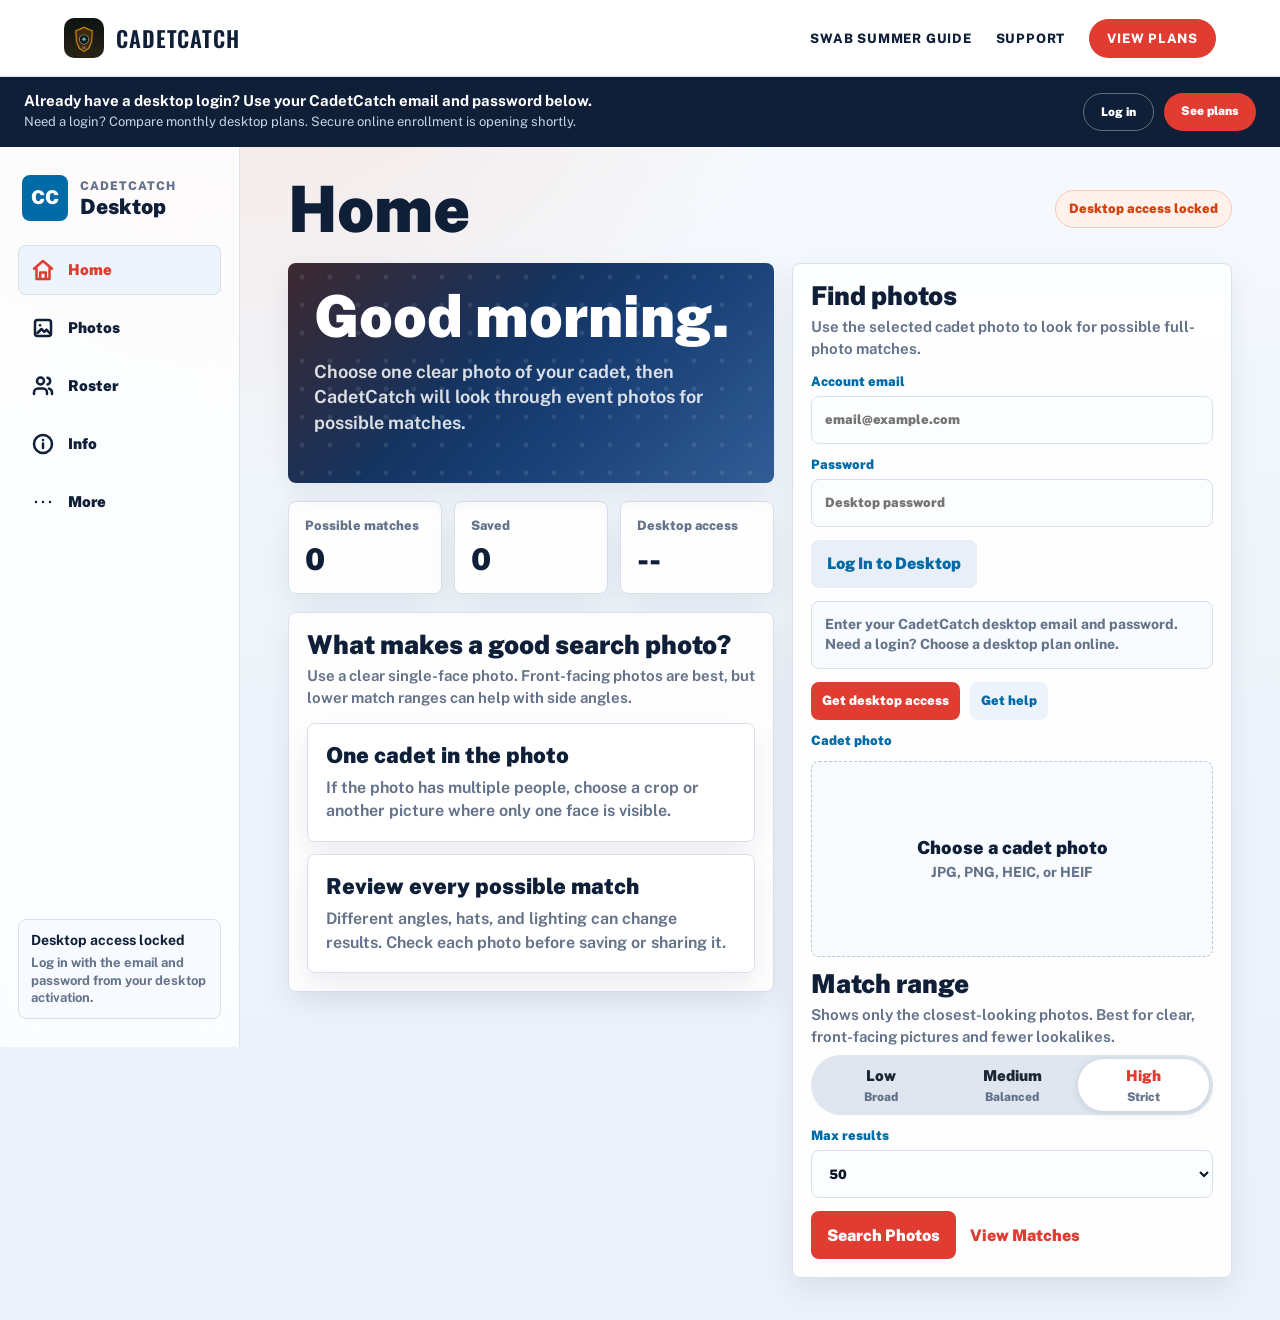
<file: desktop/index.html>
<!doctype html>
<html lang="en">
  <head>
    <meta charset="utf-8" />
    <meta name="viewport" content="width=device-width, initial-scale=1" />
    <title>CadetCatch Desktop — Log In and Find Your Cadet</title>
    <meta name="description" content="Log in to CadetCatch Desktop with the email connected to your CadetCatch access, then search and review possible photo matches from your computer." />
    <link rel="canonical" href="https://cadetcatch.com/desktop/" />
    <link rel="icon" href="/favicon.svg" type="image/svg+xml" />
    <link rel="stylesheet" href="/_ds/uscga-design-system-12503736-1d00-466b-9c41-fce90bdde8cd/tokens/fonts.css" />
    <link rel="stylesheet" href="/_ds/uscga-design-system-12503736-1d00-466b-9c41-fce90bdde8cd/tokens/colors.css" />
    <link rel="stylesheet" href="/_ds/uscga-design-system-12503736-1d00-466b-9c41-fce90bdde8cd/tokens/typography.css" />
    <style>
      :root {
        color-scheme: light;
        --bg: #eef4fb;
        --surface: #ffffff;
        --surface-soft: #f8fbff;
        --ink: #071426;
        --navy: var(--uscg-blue, #173d72);
        --navy-dark: var(--cga-navy-900, #041125);
        --muted: #64738a;
        --line: #d7e0ec;
        --orange: var(--uscg-red, #f2541b);
        --orange-dark: #d6420c;
        --green: #1c8f61;
        --red: #b42318;
        --shadow: 0 18px 44px rgba(7, 20, 38, 0.11);
        font-family: var(--font-body, -apple-system, BlinkMacSystemFont, "SF Pro Text", "Segoe UI", sans-serif);
      }

      * { box-sizing: border-box; }

      html { min-height: 100%; }

      body {
        margin: 0;
        min-height: 100vh;
        background:
          radial-gradient(circle at 18% -10%, rgba(242, 84, 27, 0.16), transparent 34%),
          linear-gradient(180deg, #f7fbff 0%, var(--bg) 52%, #eaf1fa 100%);
        color: var(--ink);
      }

      body,
      button,
      input,
      select {
        font: inherit;
      }

      button,
      input,
      select {
        letter-spacing: 0;
      }

      button {
        border: 0;
        cursor: pointer;
      }

      button:disabled {
        cursor: not-allowed;
        opacity: 0.62;
      }

      a {
        color: inherit;
      }

      .site-header {
        background: white;
        border-bottom: 1px solid var(--line);
        position: relative;
        z-index: 20;
      }

      .site-nav {
        align-items: center;
        display: flex;
        gap: 24px;
        height: 76px;
        margin: auto;
        max-width: 1200px;
        padding: 0 24px;
      }

      .site-brand {
        align-items: center;
        color: var(--navy-dark);
        display: flex;
        font: 600 22px var(--font-display, Georgia, serif);
        gap: 12px;
        letter-spacing: .04em;
        text-decoration: none;
        text-transform: uppercase;
      }

      .site-brand img {
        border-radius: 10px;
        height: 40px;
        width: 40px;
      }

      .site-links {
        align-items: center;
        display: flex;
        gap: 24px;
        margin-left: auto;
      }

      .site-links a {
        color: var(--navy-dark);
        font-size: 13px;
        font-weight: 800;
        letter-spacing: .06em;
        text-decoration: none;
        text-transform: uppercase;
      }

      .site-links .plans-link {
        background: var(--orange);
        border-radius: 999px;
        color: white;
        padding: 12px 18px;
      }

      .app-shell {
        display: grid;
        grid-template-columns: 240px minmax(0, 1fr);
        min-height: 100vh;
      }

      .access-guide {
        align-items: center;
        background: var(--navy-dark);
        color: white;
        display: flex;
        gap: 18px;
        justify-content: space-between;
        padding: 15px 24px;
      }

      .access-guide-copy {
        display: grid;
        gap: 4px;
      }

      .access-guide-copy strong {
        font-size: 15px;
      }

      .access-guide-copy span {
        color: #c7d4e6;
        font-size: 13px;
        line-height: 1.45;
      }

      .access-guide-actions {
        display: flex;
        flex-shrink: 0;
        gap: 10px;
      }

      .access-guide a {
        border-radius: 999px;
        font-size: 12px;
        font-weight: 900;
        padding: 11px 17px;
        text-decoration: none;
      }

      .access-guide .login-link {
        border: 1px solid rgba(255, 255, 255, 0.35);
        color: white;
      }

      .access-guide .buy-link {
        background: var(--orange);
        color: white;
      }

      .sidebar {
        background: rgba(255, 255, 255, 0.78);
        border-right: 1px solid rgba(215, 224, 236, 0.86);
        display: flex;
        flex-direction: column;
        gap: 24px;
        padding: 28px 18px;
        position: sticky;
        top: 0;
        height: 100vh;
        backdrop-filter: blur(18px);
      }

      .brand-mark {
        display: flex;
        align-items: center;
        gap: 12px;
        padding: 0 4px;
      }

      .logo {
        align-items: center;
        background: var(--navy);
        border-radius: 8px;
        color: white;
        display: grid;
        font-size: 19px;
        font-weight: 950;
        height: 46px;
        justify-items: center;
        line-height: 1;
        width: 46px;
      }

      .brand-kicker {
        color: var(--muted);
        font-size: 12px;
        font-weight: 850;
        letter-spacing: 0.08em;
        text-transform: uppercase;
      }

      .brand-name {
        color: var(--navy-dark);
        font-size: 21px;
        font-weight: 950;
        line-height: 1;
        margin-top: 3px;
      }

      .nav {
        display: grid;
        gap: 8px;
      }

      .nav-button {
        align-items: center;
        background: transparent;
        border-radius: 8px;
        color: var(--navy-dark);
        display: flex;
        gap: 12px;
        min-height: 50px;
        padding: 0 12px;
        text-align: left;
        width: 100%;
      }

      .nav-button[aria-selected="true"] {
        background: #eef4fb;
        color: var(--orange);
        box-shadow: inset 0 0 0 1px rgba(215, 224, 236, 0.92);
      }

      .nav-icon {
        align-items: center;
        display: inline-grid;
        height: 26px;
        justify-items: center;
        width: 26px;
      }

      .nav-icon svg {
        height: 24px;
        stroke: currentColor;
        stroke-linecap: round;
        stroke-linejoin: round;
        stroke-width: 2.5;
        width: 24px;
      }

      .nav-text {
        font-size: 15px;
        font-weight: 900;
      }

      .sidebar-status {
        background: #f7fbff;
        border: 1px solid var(--line);
        border-radius: 8px;
        display: grid;
        gap: 6px;
        margin-top: auto;
        padding: 12px;
      }

      .sidebar-status strong {
        color: var(--navy-dark);
        font-size: 14px;
      }

      .sidebar-status span {
        color: var(--muted);
        font-size: 13px;
        font-weight: 700;
        line-height: 1.32;
      }

      .content {
        min-width: 0;
        padding: 32px clamp(18px, 4vw, 48px) 42px;
      }

      .topbar {
        align-items: center;
        display: flex;
        gap: 18px;
        justify-content: space-between;
        margin: 0 auto 24px;
        max-width: 1180px;
      }

      .page-title {
        margin: 0;
        color: var(--navy-dark);
        font-size: clamp(38px, 6vw, 64px);
        font-weight: 950;
        letter-spacing: 0;
        line-height: 0.94;
      }

      .top-actions {
        align-items: center;
        display: flex;
        gap: 10px;
      }

      .pill {
        align-items: center;
        background: #e5edf8;
        border: 1px solid var(--line);
        border-radius: 999px;
        color: var(--navy);
        display: inline-flex;
        font-size: 13px;
        font-weight: 900;
        gap: 8px;
        min-height: 38px;
        padding: 0 13px;
        white-space: nowrap;
      }

      .pill.ok {
        background: #eafff3;
        border-color: #b9e8ce;
        color: var(--green);
      }

      .pill.locked {
        background: #fff2ed;
        border-color: #fac8b9;
        color: var(--orange-dark);
      }

      .section {
        display: none;
        margin: 0 auto;
        max-width: 1180px;
      }

      .section.active {
        display: block;
      }

      .grid {
        display: grid;
        gap: 18px;
      }

      .home-layout {
        grid-template-columns: minmax(0, 1.05fr) minmax(340px, 0.95fr);
        align-items: start;
      }

      .panel,
      .card {
        background: rgba(255, 255, 255, 0.94);
        border: 1px solid var(--line);
        border-radius: 8px;
        box-shadow: 0 12px 30px rgba(7, 20, 38, 0.07);
      }

      .panel {
        padding: 18px;
      }

      .hero-card {
        background: linear-gradient(135deg, var(--navy-dark), #173d72 58%, #315d95);
        border: 0;
        color: white;
        min-height: 220px;
        overflow: hidden;
        padding: 26px;
        position: relative;
      }

      .hero-card::after {
        background:
          radial-gradient(circle, rgba(255, 255, 255, 0.18) 0 2px, transparent 3px),
          linear-gradient(135deg, rgba(242, 84, 27, 0.38), transparent 42%);
        background-size: 28px 28px, 100% 100%;
        content: "";
        inset: 0;
        opacity: 0.55;
        position: absolute;
      }

      .hero-content {
        display: grid;
        gap: 14px;
        max-width: 660px;
        position: relative;
        z-index: 1;
      }

      .hero-card h2 {
        font-size: clamp(36px, 5vw, 58px);
        font-weight: 950;
        letter-spacing: 0;
        line-height: 0.96;
        margin: 0;
      }

      .hero-card p {
        color: rgba(255, 255, 255, 0.84);
        font-size: 18px;
        font-weight: 650;
        line-height: 1.42;
        margin: 0;
        max-width: 620px;
      }

      .metric-row {
        display: grid;
        gap: 12px;
        grid-template-columns: repeat(3, minmax(0, 1fr));
      }

      .metric {
        padding: 16px;
      }

      .metric span {
        color: var(--muted);
        display: block;
        font-size: 13px;
        font-weight: 850;
        margin-bottom: 8px;
      }

      .metric strong {
        color: var(--navy-dark);
        font-size: 30px;
        font-weight: 950;
      }

      .panel-title {
        align-items: start;
        display: flex;
        gap: 12px;
        justify-content: space-between;
        margin-bottom: 14px;
      }

      .panel-title h2,
      .panel-title h3 {
        color: var(--navy-dark);
        font-size: 26px;
        font-weight: 950;
        line-height: 1.05;
        margin: 0;
      }

      .panel-title p,
      .copy {
        color: var(--muted);
        font-size: 15px;
        font-weight: 650;
        line-height: 1.45;
        margin: 7px 0 0;
      }

      .field-stack {
        display: grid;
        gap: 13px;
      }

      label {
        color: var(--navy);
        display: grid;
        font-size: 13px;
        font-weight: 900;
        gap: 7px;
      }

      input,
      select {
        background: #fbfdff;
        border: 1px solid var(--line);
        border-radius: 8px;
        color: var(--ink);
        min-height: 48px;
        outline: none;
        padding: 0 13px;
        width: 100%;
      }

      input:focus,
      select:focus {
        border-color: rgba(242, 84, 27, 0.65);
        box-shadow: 0 0 0 4px rgba(242, 84, 27, 0.12);
      }

      .button-row {
        display: flex;
        flex-wrap: wrap;
        gap: 10px;
      }

      .primary-button,
      .secondary-button,
      .text-button {
        align-items: center;
        border-radius: 8px;
        display: inline-flex;
        font-weight: 950;
        justify-content: center;
        min-height: 48px;
        padding: 0 16px;
      }

      .primary-button {
        background: var(--orange);
        color: white;
      }

      .primary-button:hover:not(:disabled) {
        background: var(--orange-dark);
      }

      .secondary-button {
        background: #e8eff8;
        color: var(--navy);
      }

      .text-button {
        background: transparent;
        color: var(--orange);
        padding-inline: 4px;
      }

      .drop-zone {
        align-items: center;
        background: var(--surface-soft);
        border: 1px dashed #b9c7d8;
        border-radius: 8px;
        display: grid;
        gap: 10px;
        justify-items: center;
        min-height: 196px;
        overflow: hidden;
        padding: 18px;
        position: relative;
        text-align: center;
      }

      .drop-zone.is-ready {
        border-style: solid;
      }

      .drop-zone img {
        border-radius: 8px;
        height: 100%;
        inset: 0;
        object-fit: cover;
        position: absolute;
        width: 100%;
      }

      .drop-copy {
        display: grid;
        gap: 6px;
        position: relative;
        z-index: 1;
      }

      .drop-copy strong {
        color: var(--navy-dark);
        font-size: 18px;
        font-weight: 950;
      }

      .drop-copy span {
        color: var(--muted);
        font-size: 14px;
        font-weight: 750;
      }

      .drop-zone.has-image .drop-copy {
        background: rgba(255, 255, 255, 0.92);
        border-radius: 8px;
        padding: 10px 12px;
      }

      .hidden-file {
        display: none;
        height: 1px;
        overflow: hidden;
        position: fixed;
        white-space: nowrap;
        width: 1px;
      }

      .segmented {
        background: #dfe6ef;
        border-radius: 999px;
        display: grid;
        gap: 0;
        grid-template-columns: repeat(3, 1fr);
        padding: 4px;
      }

      .segmented.two {
        grid-template-columns: repeat(2, 1fr);
      }

      .segment {
        background: transparent;
        border-radius: 999px;
        color: #1a2636;
        display: grid;
        gap: 2px;
        min-height: 52px;
        place-items: center;
        padding: 5px 8px;
      }

      .segment strong {
        font-size: 15px;
        font-weight: 950;
      }

      .segment span {
        color: var(--muted);
        font-size: 12px;
        font-weight: 850;
      }

      .segment[aria-pressed="true"],
      .segment[aria-selected="true"] {
        background: white;
        box-shadow: 0 2px 10px rgba(7, 20, 38, 0.11);
        color: var(--orange);
      }

      .status-box {
        background: #f8fbff;
        border: 1px solid var(--line);
        border-radius: 8px;
        color: var(--muted);
        font-size: 14px;
        font-weight: 750;
        line-height: 1.42;
        min-height: 50px;
        padding: 13px;
      }

      .status-box.ok {
        background: #effff6;
        border-color: #bce9cf;
        color: var(--green);
      }

      .status-box.error {
        background: #fff2ee;
        border-color: #fac8b9;
        color: var(--red);
      }

      .photos-toolbar {
        align-items: center;
        display: flex;
        gap: 12px;
        justify-content: space-between;
        margin-bottom: 18px;
      }

      .photos-toolbar .segmented {
        width: min(100%, 440px);
      }

      .match-grid {
        display: grid;
        gap: 14px;
        grid-template-columns: repeat(auto-fill, minmax(238px, 1fr));
      }

      .photo-card {
        overflow: hidden;
      }

      .photo-frame {
        align-items: center;
        aspect-ratio: 4 / 3;
        background: #e0e7f0;
        color: var(--muted);
        display: grid;
        font-weight: 900;
        justify-items: center;
        overflow: hidden;
        position: relative;
      }

      .photo-frame img {
        height: 100%;
        object-fit: cover;
        width: 100%;
      }

      .reload-photo {
        background: transparent;
        color: var(--muted);
        display: none;
        font-weight: 900;
        gap: 6px;
        justify-items: center;
        padding: 0;
      }

      .photo-frame.failed .reload-photo {
        display: grid;
      }

      .photo-frame.failed img {
        display: none;
      }

      .card-body {
        display: grid;
        gap: 10px;
        padding: 14px;
      }

      .card-title {
        color: var(--navy-dark);
        font-size: 18px;
        font-weight: 950;
        line-height: 1.14;
        margin: 0;
      }

      .card-meta {
        color: var(--muted);
        font-size: 14px;
        font-weight: 750;
        margin: 0;
      }

      .card-actions {
        display: flex;
        flex-wrap: wrap;
        gap: 8px;
      }

      .small-button {
        align-items: center;
        background: #edf3fa;
        border-radius: 8px;
        color: var(--navy);
        display: inline-flex;
        font-size: 13px;
        font-weight: 950;
        justify-content: center;
        min-height: 38px;
        padding: 0 11px;
        text-decoration: none;
      }

      .small-button.primary {
        background: var(--orange);
        color: white;
      }

      .empty-state {
        align-items: center;
        border: 1px solid var(--line);
        border-radius: 8px;
        color: var(--muted);
        display: grid;
        gap: 10px;
        justify-items: center;
        min-height: 320px;
        padding: 34px;
        text-align: center;
      }

      .empty-state strong {
        color: var(--navy-dark);
        font-size: 27px;
        font-weight: 950;
      }

      .empty-state p {
        color: var(--muted);
        font-size: 16px;
        font-weight: 700;
        line-height: 1.42;
        margin: 0;
        max-width: 440px;
      }

      .info-list {
        display: grid;
        gap: 12px;
      }

      .info-item {
        display: grid;
        gap: 8px;
        padding: 18px;
      }

      .info-item h3 {
        color: var(--navy-dark);
        font-size: 22px;
        font-weight: 950;
        margin: 0;
      }

      .info-item p {
        color: var(--muted);
        font-size: 16px;
        font-weight: 650;
        line-height: 1.48;
        margin: 0;
      }

      .mobile-tabs {
        display: none;
      }

      @media (max-width: 980px) {
        .access-guide {
          align-items: stretch;
          flex-direction: column;
          padding: 14px 16px;
        }

        .access-guide-actions {
          display: grid;
          grid-template-columns: 1fr 1fr;
        }

        .access-guide a {
          text-align: center;
        }

        .app-shell {
          display: block;
          padding-bottom: 92px;
        }

        .sidebar {
          display: none;
        }

        .content {
          padding: 24px 16px 28px;
        }

        .topbar {
          align-items: flex-start;
          display: grid;
        }

        .home-layout {
          grid-template-columns: 1fr;
        }

        .metric-row {
          grid-template-columns: 1fr;
        }

        .photos-toolbar {
          display: grid;
        }

        .mobile-tabs {
          align-items: center;
          background: rgba(255, 255, 255, 0.92);
          border: 1px solid var(--line);
          border-radius: 8px;
          bottom: 12px;
          box-shadow: var(--shadow);
          display: grid;
          gap: 2px;
          grid-template-columns: repeat(5, 1fr);
          left: 12px;
          padding: 6px;
          position: fixed;
          right: 12px;
          z-index: 50;
        }

        .mobile-tab {
          background: transparent;
          border-radius: 8px;
          color: #172234;
          display: grid;
          font-size: 12px;
          font-weight: 950;
          gap: 3px;
          min-height: 58px;
          place-items: center;
        }

        .mobile-tab svg {
          height: 22px;
          stroke: currentColor;
          stroke-linecap: round;
          stroke-linejoin: round;
          stroke-width: 2.5;
          width: 22px;
        }

        .mobile-tab[aria-selected="true"] {
          background: #e8eff8;
          color: var(--orange);
        }
      }

      @media (max-width: 560px) {
        .site-links a:not(.plans-link) {
          display: none;
        }

        .site-nav {
          padding: 0 16px;
        }

        .site-brand {
          font-size: 18px;
        }

        .page-title {
          font-size: 46px;
        }

        .hero-card {
          padding: 22px;
        }

        .button-row {
          display: grid;
        }

        .primary-button,
        .secondary-button,
        .text-button {
          width: 100%;
        }

        .match-grid {
          grid-template-columns: 1fr;
        }
      }
    </style>
  </head>
  <body>
    <header class="site-header"><nav class="site-nav"><a class="site-brand" href="/"><img src="/img/cadetcatch-icon.png" alt="CadetCatch app icon">CadetCatch</a><div class="site-links"><a href="/swab-summer-photos/">Swab Summer Guide</a><a href="/support/">Support</a><a class="plans-link" href="/desktop/get-started/">View Plans</a></div></nav></header>
    <section class="access-guide" aria-label="Desktop access help">
      <div class="access-guide-copy">
        <strong>Already have a desktop login? Use your CadetCatch email and password below.</strong>
        <span>Need a login? Compare monthly desktop plans. Secure online enrollment is opening shortly.</span>
      </div>
      <div class="access-guide-actions">
        <a class="login-link" href="#login">Log in</a>
        <a class="buy-link" href="/desktop/get-started/">See plans</a>
      </div>
    </section>
    <div class="app-shell">
      <aside class="sidebar" aria-label="CadetCatch navigation">
        <div class="brand-mark">
          <div class="logo" aria-hidden="true">CC</div>
          <div>
            <div class="brand-kicker">CadetCatch</div>
            <div class="brand-name">Desktop</div>
          </div>
        </div>
        <nav class="nav" id="desktop-nav"></nav>
        <div class="sidebar-status">
          <strong id="side-status-title">Desktop access not checked</strong>
          <span id="side-status-copy">Use the email and password from your desktop activation.</span>
        </div>
      </aside>

      <main class="content">
        <header class="topbar">
          <h1 class="page-title" id="page-title">Home</h1>
          <div class="top-actions">
            <span class="pill" id="access-pill">Access not checked</span>
          </div>
        </header>

        <section class="section active" data-section="home" aria-label="Home">
          <div class="grid home-layout">
            <div class="grid">
              <article class="panel hero-card">
                <div class="hero-content">
                  <h2>Good morning.</h2>
                  <p>Choose one clear photo of your cadet, then CadetCatch will look through event photos for possible matches.</p>
                </div>
              </article>

              <div class="metric-row">
                <article class="card metric">
                  <span>Possible matches</span>
                  <strong id="metric-matches">0</strong>
                </article>
                <article class="card metric">
                  <span>Saved</span>
                  <strong id="metric-saved">0</strong>
                </article>
                <article class="card metric">
                  <span>Desktop access</span>
                  <strong id="metric-access">--</strong>
                </article>
              </div>

              <article class="panel">
                <div class="panel-title">
                  <div>
                    <h2>What makes a good search photo?</h2>
                    <p>Use a clear single-face photo. Front-facing photos are best, but lower match ranges can help with side angles.</p>
                  </div>
                </div>
                <div class="info-list">
                  <div class="info-item card">
                    <h3>One cadet in the photo</h3>
                    <p>If the photo has multiple people, choose a crop or another picture where only one face is visible.</p>
                  </div>
                  <div class="info-item card">
                    <h3>Review every possible match</h3>
                    <p>Different angles, hats, and lighting can change results. Check each photo before saving or sharing it.</p>
                  </div>
                </div>
              </article>
            </div>

            <aside class="panel" id="login" aria-label="Find photos">
              <div class="panel-title">
                <div>
                  <h2>Find photos</h2>
                  <p>Use the selected cadet photo to look for possible full-photo matches.</p>
                </div>
              </div>

              <div class="field-stack">
                <label>
                  Account email
                  <input id="email" type="email" autocomplete="email" placeholder="email@example.com" />
                </label>
                <label>
                  Password
                  <input id="password" type="password" autocomplete="current-password" placeholder="Desktop password" />
                </label>

                <div class="button-row">
                  <button class="secondary-button" id="check-access" type="button">Log In to Desktop</button>
                </div>

                <div class="status-box" id="status">Enter your CadetCatch desktop email and password. Need a login? Choose a desktop plan online.</div>
                <div class="button-row">
                  <a class="small-button primary" href="/desktop/get-started/">Get desktop access</a>
                  <a class="small-button" href="/support/">Get help</a>
                </div>

                <label for="file">Cadet photo</label>
                <button class="drop-zone" id="drop-zone" type="button">
                  <img id="preview" alt="" hidden />
                  <span class="drop-copy">
                    <strong id="drop-title">Choose a cadet photo</strong>
                    <span id="drop-subtitle">JPG, PNG, HEIC, or HEIF</span>
                  </span>
                </button>
                <input class="hidden-file" id="file" type="file" accept="image/jpeg,image/png,image/heic,image/heif" />

                <div>
                  <div class="panel-title" style="margin-bottom: 8px;">
                    <div>
                      <h3>Match range</h3>
                      <p id="range-help">Lower finds more possible matches; higher is more exact.</p>
                    </div>
                  </div>
                  <div class="segmented" id="threshold-controls" aria-label="Match range"></div>
                </div>

                <label>
                  Max results
                  <select id="top-k">
                    <option value="10">10</option>
                    <option value="25">25</option>
                    <option value="50" selected>50</option>
                  </select>
                </label>

                <div class="button-row">
                  <button class="primary-button" id="search" type="button">Search Photos</button>
                  <button class="text-button" id="view-photos" type="button">View Matches</button>
                </div>
              </div>
            </aside>
          </div>
        </section>

        <section class="section" data-section="photos" aria-label="Photos">
          <div class="photos-toolbar">
            <div class="segmented two" aria-label="Photo list">
              <button class="segment" type="button" data-photo-scope="new" aria-selected="true"><strong>New</strong></button>
              <button class="segment" type="button" data-photo-scope="saved" aria-selected="false"><strong>Saved</strong></button>
            </div>
            <span class="pill" id="photo-count">0 photos</span>
          </div>

          <div class="empty-state" id="empty-state">
            <strong>No photos ready</strong>
            <p>Run a photo search from Home after adding a cadet.</p>
            <button class="primary-button" type="button" data-go-tab="home">Open Home</button>
          </div>
          <div class="match-grid" id="results" hidden></div>
        </section>

        <section class="section" data-section="roster" aria-label="Roster">
          <div class="grid home-layout">
            <article class="panel">
              <div class="panel-title">
                <div>
                  <h2>Cadet profile</h2>
                  <p>Add a clear cadet photo before searching event photos.</p>
                </div>
              </div>
              <div class="drop-zone is-ready" id="roster-preview">
                <span class="drop-copy">
                  <strong>No cadet photo selected</strong>
                  <span>Choose one from Home to get started.</span>
                </span>
              </div>
            </article>
            <article class="panel">
              <div class="panel-title">
                <div>
                  <h2>Account</h2>
                  <p>Desktop uses the same account email as CadetCatch on iPhone.</p>
                </div>
              </div>
              <div class="field-stack">
                <label>
                  Account email
                  <input id="email-roster" type="email" autocomplete="email" placeholder="email@example.com" />
                </label>
                <label>
                  Password
                  <input id="password-roster" type="password" autocomplete="current-password" placeholder="Desktop password" />
                </label>
                <button class="secondary-button" type="button" id="check-access-roster">Log In to Desktop</button>
                <div class="status-box" id="roster-status">Desktop access has not been checked yet.</div>
              </div>
            </article>
          </div>
        </section>

        <section class="section" data-section="info" aria-label="Info">
          <div class="info-list">
            <article class="card info-item">
              <h3>How photo matching works</h3>
              <p>Choose one clear photo of your cadet. CadetCatch compares it with event photos and shows possible matches for you to review.</p>
            </article>
            <article class="card info-item">
              <h3>Your photo stays focused on search</h3>
              <p>Your selected cadet photo is used for matching. New event photos are added by the CadetCatch team as they become available.</p>
            </article>
            <article class="card info-item">
              <h3>Review every possible match</h3>
              <p>Lower match ranges can find more angled photos, but they can also include lookalikes. Check each photo before saving or sharing.</p>
            </article>
            <article class="card info-item">
              <h3>Desktop access</h3>
              <p>Desktop uses a secure email-and-password login. If you do not have one, choose a monthly plan online and create your password after checkout.</p>
            </article>
          </div>
        </section>

        <section class="section" data-section="more" aria-label="More">
          <div class="grid home-layout">
            <article class="panel">
              <div class="panel-title">
                <div>
                  <h2>Access status</h2>
                  <p id="more-email">No email saved yet.</p>
                </div>
              </div>
              <div class="status-box" id="more-status">Check access from Home or Roster.</div>
            </article>
            <article class="panel">
              <div class="panel-title">
                <div>
                  <h2>Local browser data</h2>
                  <p>Clears this computer's saved email, matches, and saved photo list.</p>
                </div>
              </div>
              <button class="secondary-button" type="button" id="reset-local">Reset This Browser</button>
            </article>
          </div>
        </section>
      </main>
    </div>

    <nav class="mobile-tabs" id="mobile-nav" aria-label="CadetCatch tabs"></nav>

    <script data-analytics-site="cadetcatch" src="/site-analytics.js?v=20260728-desktop-restore"></script>
    <script>
      const API_BASE = "https://api.cadetcatch.com";

      const STORAGE = {
        device: "cadetcatch.desktop.deviceID",
        email: "cadetcatch.desktop.email",
        matches: "cadetcatch.desktop.matches",
        saved: "cadetcatch.desktop.saved",
        threshold: "cadetcatch.desktop.threshold",
        session: "cadetcatch.desktop.session",
      };

      const tabs = [
        { id: "home", title: "Home", icon: "home" },
        { id: "photos", title: "Photos", icon: "photos" },
        { id: "roster", title: "Roster", icon: "people" },
        { id: "info", title: "Info", icon: "info" },
        { id: "more", title: "More", icon: "more" },
      ];

      const thresholds = {
        low: {
          title: "Low",
          subtitle: "Broad",
          minScore: "0.55",
          help: "Broadest search for side profiles or tough angles. Review these results carefully because lookalikes are more likely.",
        },
        medium: {
          title: "Medium",
          subtitle: "Balanced",
          minScore: "0.65",
          help: "Looks a little wider for different angles, lighting, and expressions while still filtering weaker guesses.",
        },
        high: {
          title: "High",
          subtitle: "Strict",
          minScore: "0.80",
          help: "Shows only the closest-looking photos. Best for clear, front-facing pictures and fewer lookalikes.",
        },
      };

      const iconPaths = {
        home: '<path d="M3 10.8 12 3l9 7.8"/><path d="M5.5 10.5V21h13V10.5"/><path d="M9.2 21v-6.5h5.6V21"/>',
        photos: '<path d="M4 6.5A2.5 2.5 0 0 1 6.5 4h11A2.5 2.5 0 0 1 20 6.5v11a2.5 2.5 0 0 1-2.5 2.5h-11A2.5 2.5 0 0 1 4 17.5z"/><path d="m6.5 17 4-4 2.8 2.8 2.1-2.1 3.1 3.3"/><path d="M9 9.2h.1"/>',
        people: '<path d="M16 20v-1.5a4 4 0 0 0-4-4H7a4 4 0 0 0-4 4V20"/><path d="M9.5 10.5a3.5 3.5 0 1 0 0-7 3.5 3.5 0 0 0 0 7Z"/><path d="M21 20v-1.5a4 4 0 0 0-3-3.87"/><path d="M16.5 3.7a3.5 3.5 0 0 1 0 6.8"/>',
        info: '<path d="M12 21a9 9 0 1 0 0-18 9 9 0 0 0 0 18Z"/><path d="M12 11.5V16"/><path d="M12 8h.01"/>',
        more: '<path d="M5 12h.01"/><path d="M12 12h.01"/><path d="M19 12h.01"/>',
      };

      const state = {
        activeTab: "home",
        photoScope: "new",
        accessActive: false,
        accessPayload: null,
        sessionToken: sessionStorage.getItem("cadetcatch.desktop.session") || "",
        selectedFile: null,
        selectedPreviewURL: "",
        threshold: localStorage.getItem(STORAGE.threshold) || "high",
        matches: readJSON(STORAGE.matches, []),
        savedURLs: new Set(readJSON(STORAGE.saved, [])),
      };

      const els = {
        desktopNav: document.getElementById("desktop-nav"),
        mobileNav: document.getElementById("mobile-nav"),
        pageTitle: document.getElementById("page-title"),
        accessPill: document.getElementById("access-pill"),
        sideStatusTitle: document.getElementById("side-status-title"),
        sideStatusCopy: document.getElementById("side-status-copy"),
        email: document.getElementById("email"),
        emailRoster: document.getElementById("email-roster"),
        password: document.getElementById("password"),
        passwordRoster: document.getElementById("password-roster"),
        checkAccess: document.getElementById("check-access"),
        checkAccessRoster: document.getElementById("check-access-roster"),
        status: document.getElementById("status"),
        rosterStatus: document.getElementById("roster-status"),
        moreStatus: document.getElementById("more-status"),
        moreEmail: document.getElementById("more-email"),
        file: document.getElementById("file"),
        dropZone: document.getElementById("drop-zone"),
        preview: document.getElementById("preview"),
        dropTitle: document.getElementById("drop-title"),
        dropSubtitle: document.getElementById("drop-subtitle"),
        rosterPreview: document.getElementById("roster-preview"),
        thresholdControls: document.getElementById("threshold-controls"),
        rangeHelp: document.getElementById("range-help"),
        topK: document.getElementById("top-k"),
        search: document.getElementById("search"),
        viewPhotos: document.getElementById("view-photos"),
        results: document.getElementById("results"),
        emptyState: document.getElementById("empty-state"),
        photoCount: document.getElementById("photo-count"),
        metricMatches: document.getElementById("metric-matches"),
        metricSaved: document.getElementById("metric-saved"),
        metricAccess: document.getElementById("metric-access"),
        resetLocal: document.getElementById("reset-local"),
      };

      function readJSON(key, fallback) {
        try {
          const value = JSON.parse(localStorage.getItem(key) || "null");
          return value ?? fallback;
        } catch {
          return fallback;
        }
      }

      function writeJSON(key, value) {
        localStorage.setItem(key, JSON.stringify(value));
      }

      function deviceID() {
        let id = localStorage.getItem(STORAGE.device);
        if (!id) {
          id = "desktop-" + crypto.randomUUID();
          localStorage.setItem(STORAGE.device, id);
        }
        return id;
      }

      function icon(name) {
        return `<svg viewBox="0 0 24 24" fill="none" aria-hidden="true">${iconPaths[name]}</svg>`;
      }

      function renderNavigation() {
        els.desktopNav.innerHTML = tabs.map((tab) => `
          <button class="nav-button" type="button" data-tab="${tab.id}" aria-selected="${state.activeTab === tab.id}">
            <span class="nav-icon">${icon(tab.icon)}</span>
            <span class="nav-text">${tab.title}</span>
          </button>
        `).join("");

        els.mobileNav.innerHTML = tabs.map((tab) => `
          <button class="mobile-tab" type="button" data-tab="${tab.id}" aria-selected="${state.activeTab === tab.id}">
            ${icon(tab.icon)}
            <span>${tab.title}</span>
          </button>
        `).join("");
      }

      function renderThresholds() {
        els.thresholdControls.innerHTML = Object.entries(thresholds).map(([id, config]) => `
          <button class="segment" type="button" data-threshold="${id}" aria-pressed="${state.threshold === id}">
            <strong>${config.title}</strong>
            <span>${config.subtitle}</span>
          </button>
        `).join("");
        els.rangeHelp.textContent = thresholds[state.threshold].help;
      }

      function setTab(tabID) {
        state.activeTab = tabID;
        document.querySelectorAll(".section").forEach((section) => {
          section.classList.toggle("active", section.dataset.section === tabID);
        });
        const tab = tabs.find((item) => item.id === tabID);
        els.pageTitle.textContent = tab ? tab.title : "Home";
        renderNavigation();
        renderPhotos();
      }

      function currentEmail() {
        return (els.email.value || els.emailRoster.value || "").trim();
      }

      function setEmail(value) {
        els.email.value = value;
        els.emailRoster.value = value;
        if (value) localStorage.setItem(STORAGE.email, value);
        els.moreEmail.textContent = value ? value : "No email saved yet.";
      }

      function currentPassword() {
        return els.password.value || els.passwordRoster.value || "";
      }

      function setPassword(value) {
        els.password.value = value;
        els.passwordRoster.value = value;
      }

      function setStatus(message, kind = "") {
        for (const box of [els.status, els.rosterStatus, els.moreStatus]) {
          box.textContent = message;
          box.className = `status-box ${kind}`.trim();
        }
      }

      function setAccess(active, payload = null) {
        state.accessActive = active;
        state.accessPayload = payload;
        els.accessPill.textContent = active ? "Desktop access active" : "Desktop access locked";
        els.accessPill.className = `pill ${active ? "ok" : "locked"}`;
        els.sideStatusTitle.textContent = active ? "Desktop access active" : "Desktop access locked";
        els.sideStatusCopy.textContent = active
          ? "Choose a cadet photo and search event photos."
          : "Log in with the email and password from your desktop activation.";
        els.metricAccess.textContent = active ? "On" : "--";
      }

      async function checkSession() {
        if (!state.sessionToken) return false;
        try {
          const response = await fetch(`${API_BASE}/access/session`, {
            headers: { Authorization: `Bearer ${state.sessionToken}` },
          });
          if (!response.ok) throw new Error("Session expired.");
          const payload = await response.json();
          setAccess(true, payload);
          if (payload.email) setEmail(payload.email);
          setStatus("Desktop login active. Choose a photo to search.", "ok");
          return true;
        } catch {
          state.sessionToken = "";
          sessionStorage.removeItem(STORAGE.session);
          setAccess(false);
          return false;
        }
      }

      async function checkAccess() {
        const email = currentEmail();
        const password = currentPassword();
        if (!email || !password) {
          setStatus("Enter your desktop email and password. Need a login? Choose a desktop plan online.", "error");
          setAccess(false);
          return;
        }

        setEmail(email);
        setStatus("Logging in...");
        try {
          const response = await fetch(`${API_BASE}/access/login`, {
            method: "POST",
            headers: { "Content-Type": "application/json" },
            body: JSON.stringify({ email, password }),
          });
          if (!response.ok) throw new Error("Login failed.");
          const payload = await response.json();
          state.sessionToken = payload.token;
          sessionStorage.setItem(STORAGE.session, state.sessionToken);
          setPassword("");
          setAccess(true, payload.session);
          setStatus("Desktop login active. Choose a photo to search.", "ok");
        } catch {
          setAccess(false);
          setStatus("That login did not work. Check your email and password. If you need access, choose a desktop plan online.", "error");
        }
      }

      function chooseFile(file) {
        if (!file) return;
        state.selectedFile = file;
        if (state.selectedPreviewURL) URL.revokeObjectURL(state.selectedPreviewURL);
        state.selectedPreviewURL = URL.createObjectURL(file);
        els.preview.src = state.selectedPreviewURL;
        els.preview.hidden = false;
        els.dropZone.classList.add("has-image", "is-ready");
        els.dropTitle.textContent = "Cadet photo ready";
        els.dropSubtitle.textContent = file.name;
        els.rosterPreview.innerHTML = `<img src="${state.selectedPreviewURL}" alt="Selected cadet photo preview"><span class="drop-copy"><strong>Cadet photo selected</strong><span>${file.name}</span></span>`;
      }

      function explainSearchProblem(payload) {
        const faces = Number(payload?.query_faces_detected);
        if (faces === 0) return "No face detected. Choose a clearer, front-facing cadet photo.";
        if (faces > 1) return "Multiple faces detected. Choose a photo with only your cadet visible.";
        return "No matching event photos found yet.";
      }

      async function searchPhotos() {
        if (!state.accessActive) {
          setStatus("Desktop access must be active before searching.", "error");
          return;
        }
        if (!state.selectedFile) {
          setStatus("Choose a clear cadet photo before searching.", "error");
          return;
        }

        setStatus("Sending your cadet photo for matching...");
        els.search.disabled = true;

        const form = new FormData();
        form.append("file", state.selectedFile);
        form.append("top_k", els.topK.value || "50");
        form.append("min_score", thresholds[state.threshold].minScore);
        form.append("face_index", "0");

        try {
          const response = await fetch(`${API_BASE}/access/desktop/search`, {
            method: "POST",
            headers: { Authorization: `Bearer ${state.sessionToken}` },
            body: form,
          });
          if (response.status === 401) {
            state.sessionToken = "";
            sessionStorage.removeItem(STORAGE.session);
            setAccess(false);
            throw new Error("Session expired.");
          }
          if (!response.ok) throw new Error("Search failed.");
          const payload = await response.json();
          const matches = Array.isArray(payload.matches) ? payload.matches : [];
          state.matches = matches.filter((match) => match && match.photo_url);
          writeJSON(STORAGE.matches, state.matches);
          renderPhotos();

          if (state.matches.length === 0) {
            setStatus(explainSearchProblem(payload), "error");
          } else {
            setStatus(`${state.matches.length} possible match${state.matches.length === 1 ? "" : "es"} found.`, "ok");
            setTab("photos");
          }
        } catch {
          setStatus("We could not search photos right now. Check your connection and try again.", "error");
        } finally {
          els.search.disabled = false;
        }
      }

      function matchKey(match) {
        return match.photo_url || match.photo_file || JSON.stringify(match);
      }

      function confidenceLabel(score) {
        const numeric = Number(score);
        if (!Number.isFinite(numeric)) return "Possible match";
        if (numeric >= 0.8) return "Closest match";
        if (numeric >= 0.65) return "Possible match";
        return "Broad match";
      }

      function renderPhotos() {
        els.metricMatches.textContent = String(state.matches.length);
        els.metricSaved.textContent = String(state.savedURLs.size);

        document.querySelectorAll("[data-photo-scope]").forEach((button) => {
          button.setAttribute("aria-selected", String(button.dataset.photoScope === state.photoScope));
        });

        const source = state.photoScope === "saved"
          ? state.matches.filter((match) => state.savedURLs.has(matchKey(match)))
          : state.matches;

        els.photoCount.textContent = `${source.length} photo${source.length === 1 ? "" : "s"}`;
        els.emptyState.hidden = source.length > 0;
        els.results.hidden = source.length === 0;
        if (source.length === 0) {
          const title = els.emptyState.querySelector("strong");
          const copy = els.emptyState.querySelector("p");
          title.textContent = state.photoScope === "saved" ? "Saved is empty" : "No photos ready";
          copy.textContent = state.photoScope === "saved"
            ? "Save matches here when you want to come back to them on this computer."
            : "Run a photo search from Home after adding a cadet.";
          return;
        }

        els.results.innerHTML = source.map((match, index) => {
          const key = matchKey(match);
          const saved = state.savedURLs.has(key);
          const safeURL = String(match.photo_url);
          return `
            <article class="card photo-card">
              <div class="photo-frame">
                <img src="${escapeHTML(safeURL)}" alt="Possible CadetCatch match ${index + 1}" loading="lazy" referrerpolicy="no-referrer">
                <button class="reload-photo" type="button" data-reload="${escapeHTML(key)}">
                  ${icon("photos")}
                  <span>Reload photo</span>
                </button>
              </div>
              <div class="card-body">
                <h3 class="card-title">${confidenceLabel(match.score)}</h3>
                <p class="card-meta">CadetCatch Photos</p>
                <div class="card-actions">
                  <a class="small-button primary" href="${escapeHTML(safeURL)}" target="_blank" rel="noopener noreferrer">Open full photo</a>
                  <button class="small-button" type="button" data-save="${escapeHTML(key)}">${saved ? "Remove saved" : "Save to this browser"}</button>
                </div>
              </div>
            </article>
          `;
        }).join("");

        els.results.querySelectorAll("img").forEach((image) => {
          image.addEventListener("error", () => {
            image.closest(".photo-frame")?.classList.add("failed");
          });
          image.addEventListener("load", () => {
            image.closest(".photo-frame")?.classList.remove("failed");
          });
        });
      }

      function escapeHTML(value) {
        return String(value)
          .replaceAll("&", "&amp;")
          .replaceAll("<", "&lt;")
          .replaceAll(">", "&gt;")
          .replaceAll('"', "&quot;")
          .replaceAll("'", "&#039;");
      }

      function saveToggle(key) {
        if (state.savedURLs.has(key)) {
          state.savedURLs.delete(key);
        } else {
          state.savedURLs.add(key);
        }
        writeJSON(STORAGE.saved, [...state.savedURLs]);
        renderPhotos();
      }

      function reloadPhoto(key) {
        const card = document.querySelector(`[data-reload="${CSS.escape(key)}"]`)?.closest(".photo-card");
        const image = card?.querySelector("img");
        const match = state.matches.find((item) => matchKey(item) === key);
        if (image && match?.photo_url) {
          const separator = match.photo_url.includes("?") ? "&" : "?";
          image.src = `${match.photo_url}${separator}reload=${Date.now()}`;
        }
      }

      function resetLocal() {
        const token = state.sessionToken;
        if (token) {
          fetch(`${API_BASE}/access/logout`, {
            method: "POST",
            headers: { Authorization: `Bearer ${token}` },
          }).catch(() => {});
        }
        Object.values(STORAGE).forEach((key) => localStorage.removeItem(key));
        sessionStorage.removeItem(STORAGE.session);
        state.matches = [];
        state.savedURLs.clear();
        state.accessActive = false;
        state.accessPayload = null;
        state.sessionToken = "";
        state.selectedFile = null;
        setEmail("");
        setAccess(false);
        setStatus("This browser has been reset.");
        renderPhotos();
        setTab("home");
      }

      document.addEventListener("click", (event) => {
        const tabButton = event.target.closest("[data-tab]");
        if (tabButton) setTab(tabButton.dataset.tab);

        const goTab = event.target.closest("[data-go-tab]");
        if (goTab) setTab(goTab.dataset.goTab);

        const thresholdButton = event.target.closest("[data-threshold]");
        if (thresholdButton) {
          state.threshold = thresholdButton.dataset.threshold;
          localStorage.setItem(STORAGE.threshold, state.threshold);
          renderThresholds();
        }

        const scopeButton = event.target.closest("[data-photo-scope]");
        if (scopeButton) {
          state.photoScope = scopeButton.dataset.photoScope;
          renderPhotos();
        }

        const saveButton = event.target.closest("[data-save]");
        if (saveButton) saveToggle(saveButton.dataset.save);

        const reloadButton = event.target.closest("[data-reload]");
        if (reloadButton) reloadPhoto(reloadButton.dataset.reload);
      });

      els.email.addEventListener("input", (event) => setEmail(event.target.value));
      els.emailRoster.addEventListener("input", (event) => setEmail(event.target.value));
      els.password.addEventListener("input", (event) => setPassword(event.target.value));
      els.passwordRoster.addEventListener("input", (event) => setPassword(event.target.value));
      els.checkAccess.addEventListener("click", checkAccess);
      els.checkAccessRoster.addEventListener("click", checkAccess);
      els.search.addEventListener("click", searchPhotos);
      els.viewPhotos.addEventListener("click", () => setTab("photos"));
      els.dropZone.addEventListener("click", () => els.file.click());
      els.file.addEventListener("change", (event) => chooseFile(event.target.files?.[0]));
      els.resetLocal.addEventListener("click", resetLocal);

      els.dropZone.addEventListener("dragover", (event) => {
        event.preventDefault();
        els.dropZone.classList.add("is-ready");
      });
      els.dropZone.addEventListener("dragleave", () => {
        if (!state.selectedFile) els.dropZone.classList.remove("is-ready");
      });
      els.dropZone.addEventListener("drop", (event) => {
        event.preventDefault();
        chooseFile(event.dataTransfer?.files?.[0]);
      });

      setEmail(localStorage.getItem(STORAGE.email) || "");
      renderNavigation();
      renderThresholds();
      setAccess(false);
      renderPhotos();
      checkSession();
    </script>
  </body>
</html>
</file>
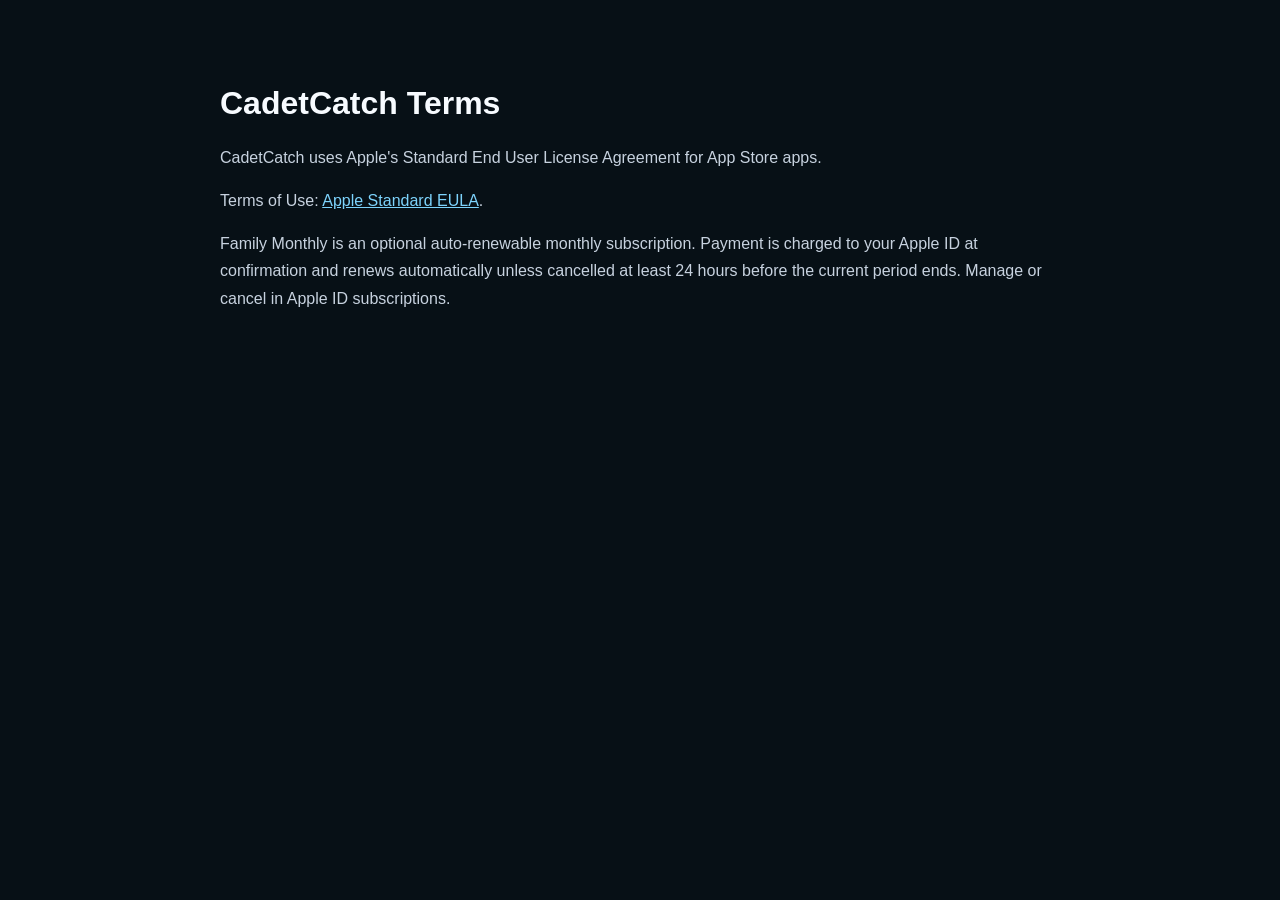
<file: terms/index.html>
<!doctype html>
<html lang="en">
  <head>
    <meta charset="utf-8" />
    <meta name="viewport" content="width=device-width, initial-scale=1" />
    <title>CadetCatch Terms</title>
    <style>
      body{font-family:-apple-system,BlinkMacSystemFont,"Segoe UI",sans-serif;margin:0;background:#071016;color:#f7fbff}
      main{width:min(840px,calc(100% - 40px));margin:0 auto;padding:64px 0}
      p{color:#c7d2df;line-height:1.7}
      a{color:#7dd3fc}
    </style>
  </head>
  <body>
    <main>
      <h1>CadetCatch Terms</h1>
      <p>CadetCatch uses Apple's Standard End User License Agreement for App Store apps.</p>
      <p>Terms of Use: <a href="https://www.apple.com/legal/internet-services/itunes/dev/stdeula/">Apple Standard EULA</a>.</p>
      <p>Family Monthly is an optional auto-renewable monthly subscription. Payment is charged to your Apple ID at confirmation and renews automatically unless cancelled at least 24 hours before the current period ends. Manage or cancel in Apple ID subscriptions.</p>
    </main>
  </body>
</html>
</file>
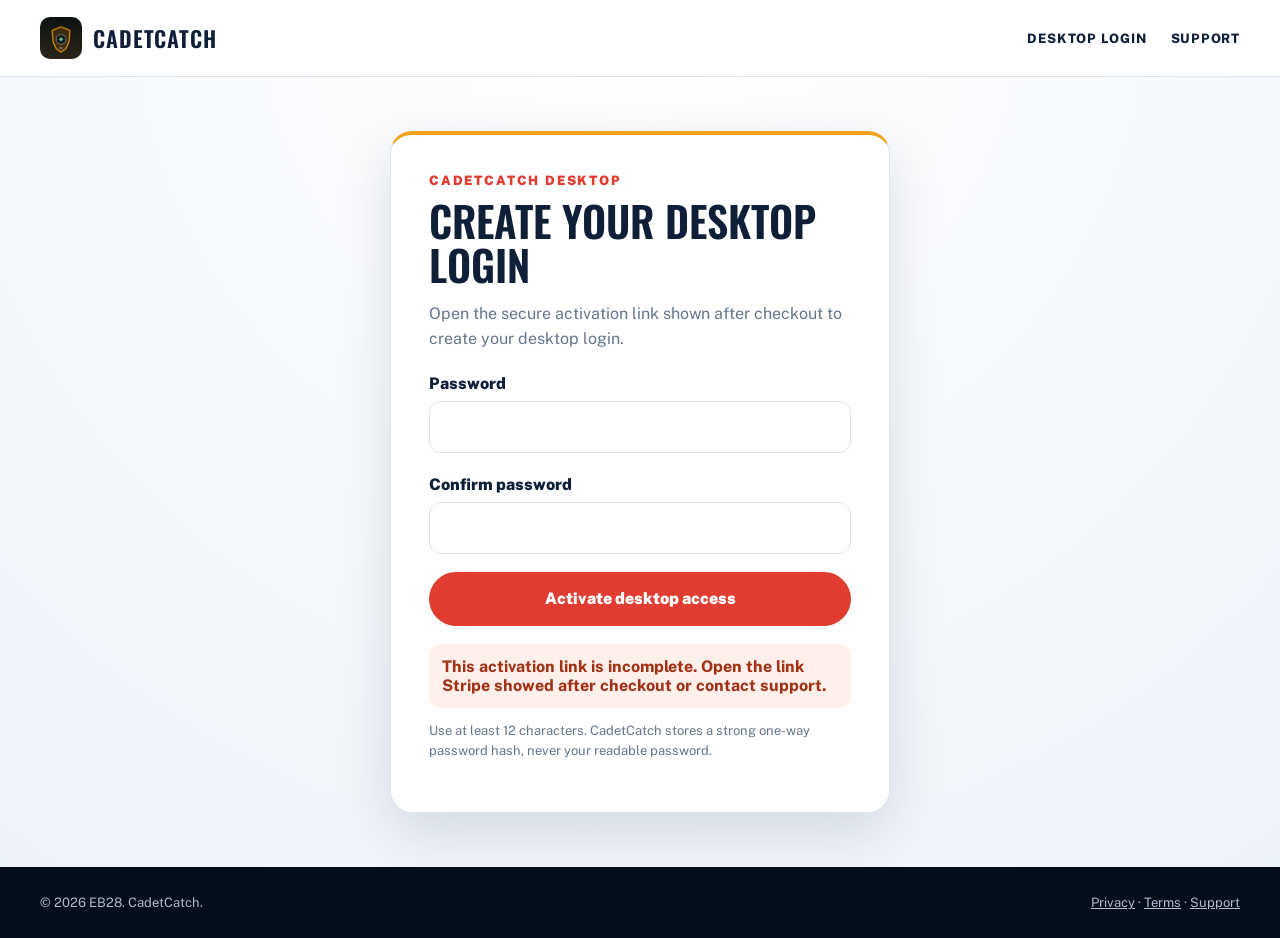
<file: desktop/activate/index.html>
<!doctype html>
<html lang="en">
<head>
  <meta charset="utf-8">
  <meta name="viewport" content="width=device-width,initial-scale=1">
  <title>Activate CadetCatch Desktop</title>
  <meta name="robots" content="noindex">
  <link rel="icon" href="/favicon.svg" type="image/svg+xml">
  <link rel="stylesheet" href="/_ds/uscga-design-system-12503736-1d00-466b-9c41-fce90bdde8cd/tokens/fonts.css">
  <link rel="stylesheet" href="/_ds/uscga-design-system-12503736-1d00-466b-9c41-fce90bdde8cd/tokens/colors.css">
  <link rel="stylesheet" href="/_ds/uscga-design-system-12503736-1d00-466b-9c41-fce90bdde8cd/tokens/typography.css">
  <style>
    :root{font-family:var(--font-body,-apple-system,BlinkMacSystemFont,"Segoe UI",sans-serif);--navy:var(--cga-navy-900,#07182f);--orange:var(--uscg-red,#ef5223);--gold:var(--cga-gold-500,#f4b942);--muted:var(--text-muted,#627086);--line:var(--border-subtle,#d9e2ed)}*{box-sizing:border-box}body{margin:0;min-height:100vh;display:flex;flex-direction:column;background:radial-gradient(circle at top,#fff,#edf3fa);color:var(--navy)}.site-header{background:white;border-bottom:1px solid var(--line)}.nav{width:min(1200px,calc(100% - 40px));height:76px;margin:auto;display:flex;align-items:center;gap:20px}.brand{display:flex;align-items:center;gap:11px;text-decoration:none;font:600 22px var(--font-display,Georgia,serif);letter-spacing:.04em;text-transform:uppercase;color:var(--navy)}.brand img{width:42px;height:42px;border-radius:10px}.nav-links{margin-left:auto;display:flex;gap:24px}.nav-links a{color:var(--navy);font-size:13px;font-weight:800;letter-spacing:.06em;text-transform:uppercase;text-decoration:none}.activation-shell{flex:1;display:grid;place-items:center;padding:54px 22px}main{width:min(100%,500px);background:white;border:1px solid var(--line);border-top:4px solid var(--gold);border-radius:22px;padding:38px;box-shadow:0 20px 55px rgba(7,24,47,.13)}.kicker{color:var(--orange);font-size:13px;font-weight:900;letter-spacing:.14em;text-transform:uppercase}h1{font:600 42px/1.05 var(--font-display,Georgia,serif);text-transform:uppercase;margin:10px 0}p{color:var(--muted);line-height:1.55}label{display:block;font-weight:850;margin:22px 0 8px}input{width:100%;min-height:52px;border:1px solid var(--line);border-radius:12px;padding:0 14px;font:inherit}button,a.button{width:100%;min-height:54px;border:0;border-radius:999px;background:var(--orange);color:white;font:inherit;font-weight:900;display:flex;align-items:center;justify-content:center;text-decoration:none;margin-top:18px;cursor:pointer}.status{margin-top:18px;padding:13px;border-radius:12px;background:#eef6ff;color:#174a7e;font-weight:750}.error{background:#fff0ec;color:#a23215}.hidden{display:none}.fine{font-size:13px}.footer{background:#040d1a;color:#aebdd1;padding:28px 20px;font-size:13px}.footer-inner{width:min(1200px,100%);margin:auto;display:flex;justify-content:space-between;gap:20px;flex-wrap:wrap}.footer a{color:inherit}@media(max-width:700px){.nav-links a:not(:last-child){display:none}.nav-links{gap:10px}main{padding:28px}h1{font-size:36px}}
  </style>
</head>
<body>
  <header class="site-header"><nav class="nav"><a class="brand" href="/"><img src="/img/cadetcatch-icon.png" alt="CadetCatch app icon">CadetCatch</a><div class="nav-links"><a href="/desktop/">Desktop Login</a><a href="/support/">Support</a></div></nav></header>
  <div class="activation-shell"><main>
    <div class="kicker">CadetCatch Desktop</div>
    <section id="form-view">
      <h1>Create your desktop login</h1>
      <p id="activation-intro">Choose a private password for the email used at Stripe checkout.</p>
      <form id="activate-form">
        <label for="password">Password</label>
        <input id="password" type="password" minlength="12" maxlength="256" autocomplete="new-password" required>
        <label for="confirm">Confirm password</label>
        <input id="confirm" type="password" minlength="12" maxlength="256" autocomplete="new-password" required>
        <button type="submit">Activate desktop access</button>
      </form>
      <div id="status" class="status hidden" role="status"></div>
      <p class="fine">Use at least 12 characters. CadetCatch stores a strong one-way password hash, never your readable password.</p>
    </section>
    <section id="success-view" class="hidden">
      <h1>Desktop access is ready</h1>
      <p id="success-copy">Your secure CadetCatch login is active.</p>
      <a class="button" href="/desktop/#login">Open CadetCatch Desktop</a>
    </section>
  </main></div>
  <footer class="footer"><div class="footer-inner"><span>© 2026 EB28. CadetCatch.</span><span><a href="/privacy/">Privacy</a> · <a href="/terms/">Terms</a> · <a href="/support/">Support</a></span></div></footer>
  <script>
    const params = new URLSearchParams(location.search);
    const sessionId = params.get("session_id") || "";
    const form = document.getElementById("activate-form");
    const statusBox = document.getElementById("status");
    const showError = (message) => {
      statusBox.textContent = message;
      statusBox.className = "status error";
    };
    if (!sessionId.startsWith("cs_")) {
      document.getElementById("activation-intro").textContent = "Open the secure activation link shown after checkout to create your desktop login.";
      showError("This activation link is incomplete. Open the link Stripe showed after checkout or contact support.");
    }
    form.addEventListener("submit", async (event) => {
      event.preventDefault();
      const password = document.getElementById("password").value;
      if (password !== document.getElementById("confirm").value) return showError("Passwords do not match.");
      const button = form.querySelector("button");
      button.disabled = true;
      statusBox.textContent = "Verifying your subscription…";
      statusBox.className = "status";
      try {
        const response = await fetch("https://api.cadetcatch.com/access/stripe/activate", {
          method: "POST",
          headers: {"Content-Type": "application/json"},
          body: JSON.stringify({session_id: sessionId, password})
        });
        const data = await response.json();
        if (!response.ok) throw new Error(data.detail || "Activation could not be completed.");
        document.getElementById("success-copy").textContent = `Your secure login is active for ${data.email}.`;
        document.getElementById("form-view").classList.add("hidden");
        document.getElementById("success-view").classList.remove("hidden");
        history.replaceState(null, "", "/desktop/activate/");
      } catch (error) {
        showError(error.message || "Activation could not be completed.");
        button.disabled = false;
      }
    });
  </script>
</body>
</html>
</file>
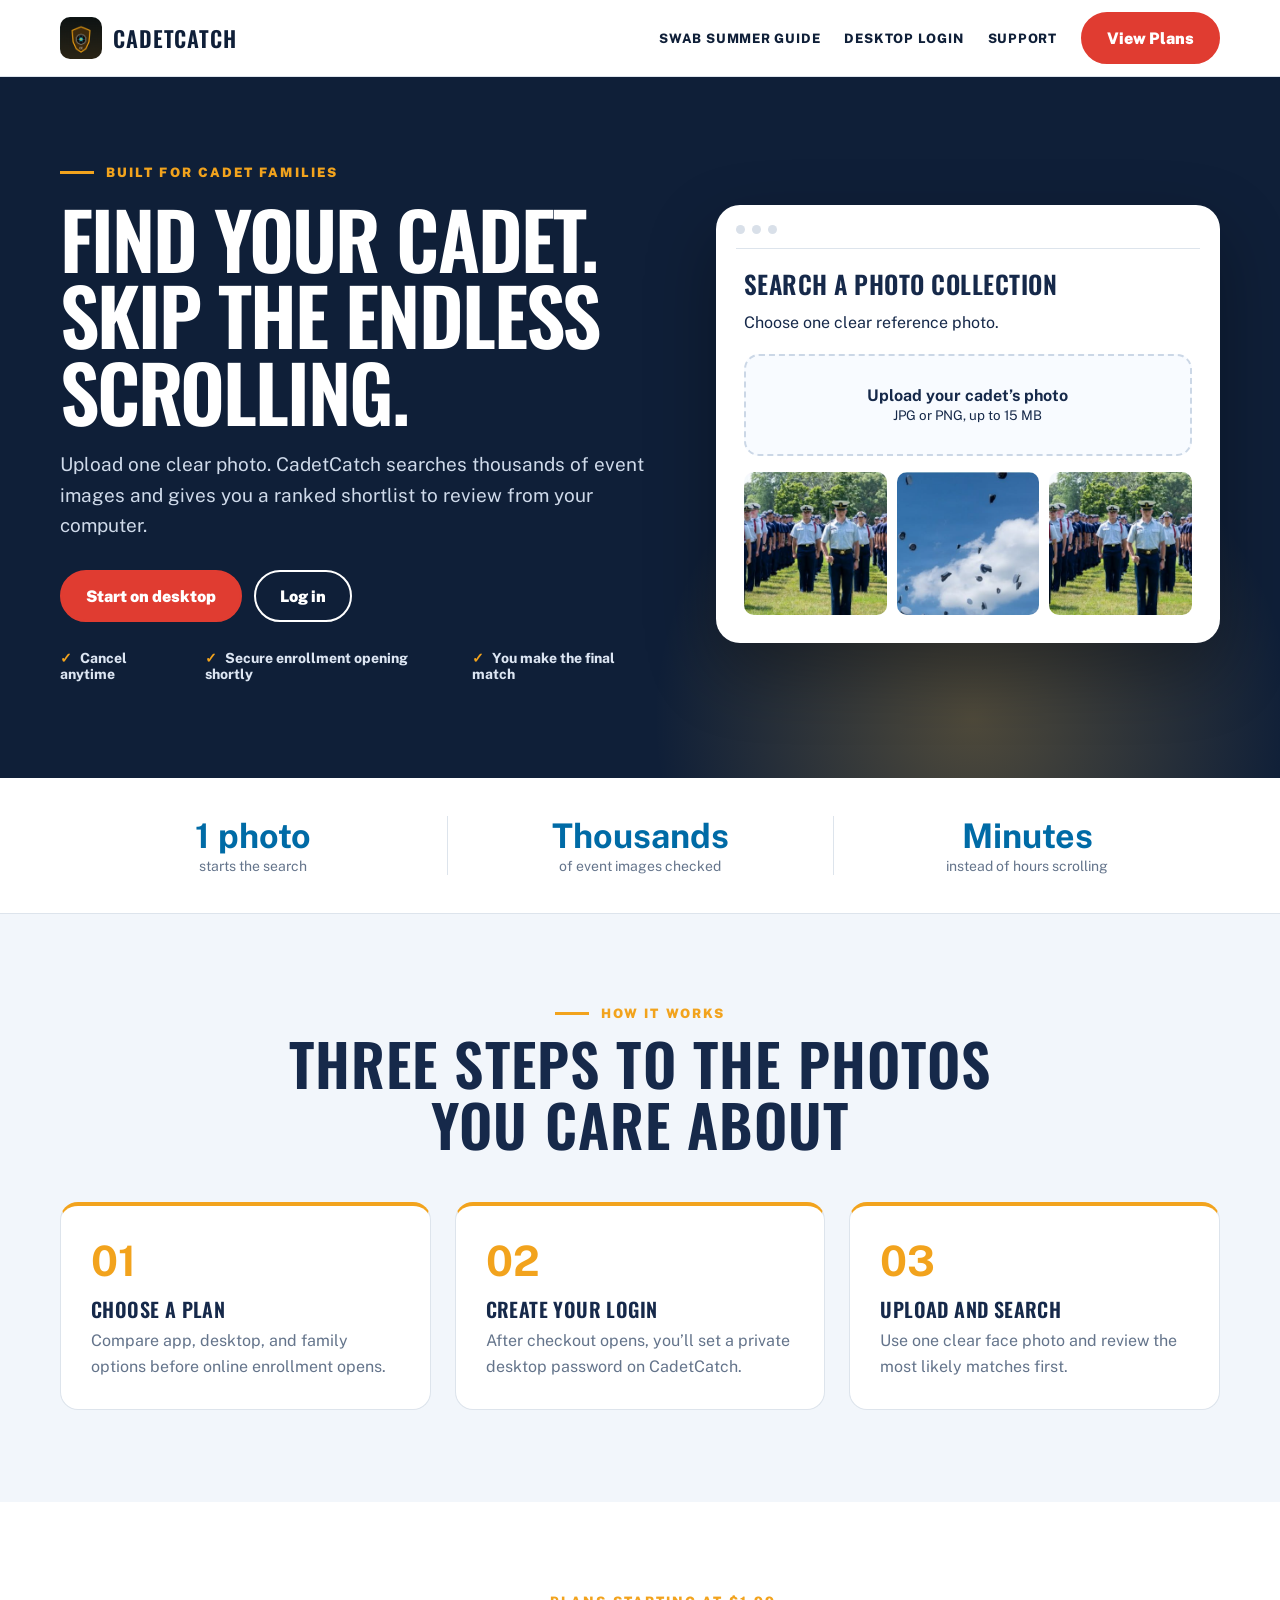
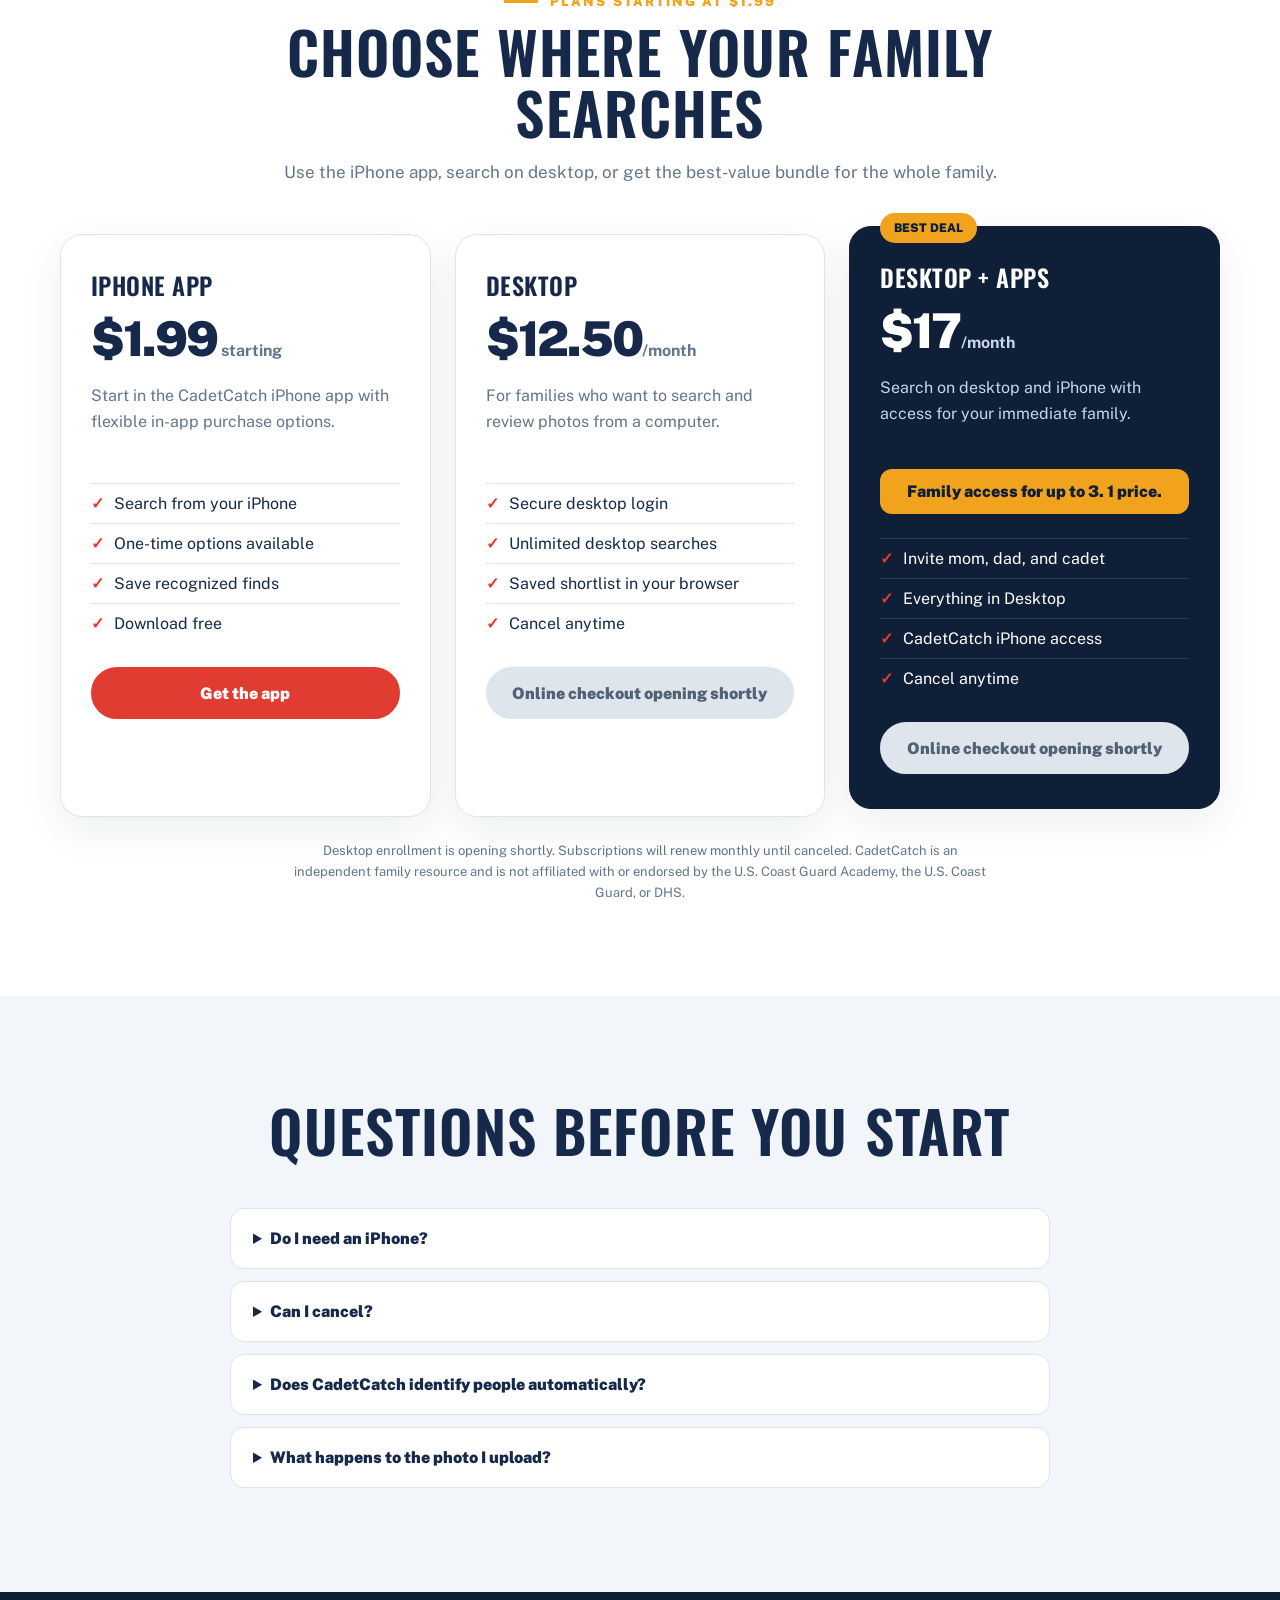
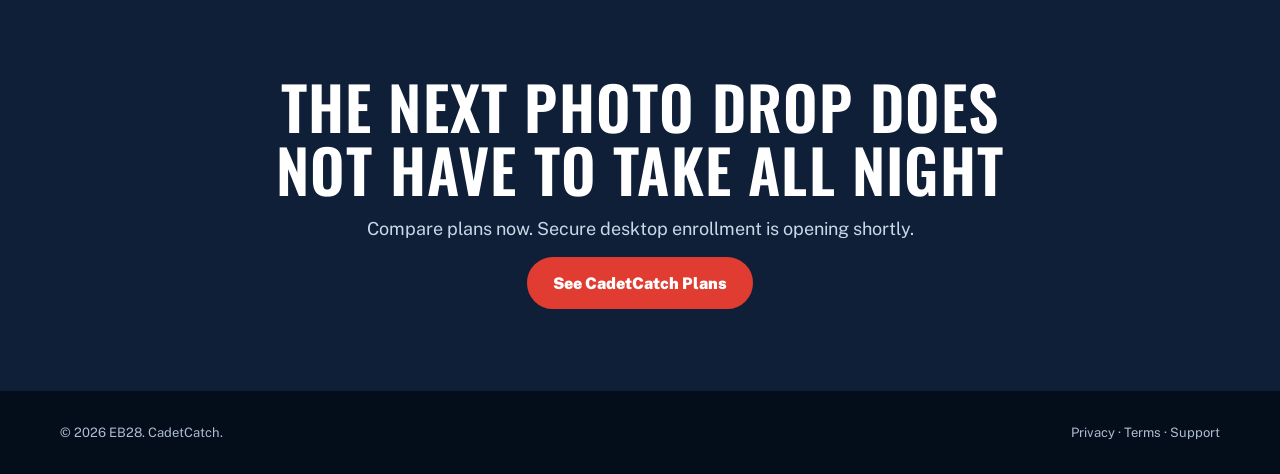
<file: desktop/get-started/index.html>
<!doctype html>
<html lang="en">
<head>
  <meta charset="utf-8">
  <meta name="viewport" content="width=device-width,initial-scale=1">
  <title>CadetCatch Desktop — Find Your Cadet Without Endless Scrolling</title>
  <meta name="description" content="Search thousands of cadet event photos from your computer. Choose desktop-only access or bundle desktop with the CadetCatch iPhone app.">
  <link rel="canonical" href="https://cadetcatch.com/desktop/get-started/">
  <link rel="icon" href="/favicon.svg" type="image/svg+xml">
  <link rel="stylesheet" href="/_ds/uscga-design-system-12503736-1d00-466b-9c41-fce90bdde8cd/tokens/fonts.css">
  <link rel="stylesheet" href="/_ds/uscga-design-system-12503736-1d00-466b-9c41-fce90bdde8cd/tokens/colors.css">
  <link rel="stylesheet" href="/_ds/uscga-design-system-12503736-1d00-466b-9c41-fce90bdde8cd/tokens/typography.css">
  <link rel="stylesheet" href="/_ds/uscga-design-system-12503736-1d00-466b-9c41-fce90bdde8cd/tokens/base.css">
  <style>
    :root{--navy:var(--cga-navy-900,#081a33);--blue:var(--uscg-blue,#173d72);--gold:var(--cga-gold-500,#f4b942);--orange:var(--uscg-red,#ef5223);--ink:var(--text-heading,#0b1728);--muted:var(--text-muted,#5e6d82);--line:var(--border-subtle,#dbe3ed);--soft:var(--surface-subtle,#f2f6fb);--white:#fff;font-family:var(--font-body,-apple-system,BlinkMacSystemFont,"Segoe UI",sans-serif)}
    *{box-sizing:border-box}body{margin:0;color:var(--ink);background:var(--white)}a{color:inherit}.wrap{width:min(1160px,calc(100% - 40px));margin:auto}
    .site-header{position:sticky;top:0;z-index:50;background:white;border-bottom:1px solid var(--line)}.nav{height:76px;display:flex;align-items:center;gap:20px}.brand{display:flex;align-items:center;gap:11px;text-decoration:none;font:600 22px var(--font-display,Georgia,serif);letter-spacing:.04em;text-transform:uppercase;color:var(--navy)}.brand img{width:42px;height:42px;border-radius:10px}.nav-actions{margin-left:auto;display:flex;align-items:center;gap:24px}.text-link{font-size:13px;font-weight:800;letter-spacing:.06em;text-transform:uppercase;text-decoration:none;color:var(--navy)}.button{display:inline-flex;align-items:center;justify-content:center;min-height:52px;padding:0 24px;border-radius:999px;background:var(--orange);color:white;text-decoration:none;font-weight:900;border:2px solid var(--orange)}.button:hover{background:#d84317;border-color:#d84317}.button.secondary{background:transparent;border-color:var(--navy);color:var(--navy)}.button.disabled{background:#dfe5ec;border-color:#dfe5ec;color:#526174;cursor:not-allowed}
    .hero{position:relative;overflow:hidden;background:var(--navy);color:white}.hero:after{content:"";position:absolute;inset:auto -10% -150px 42%;height:420px;background:radial-gradient(circle,rgba(244,185,66,.28),transparent 66%)}.hero-grid{position:relative;z-index:1;display:grid;grid-template-columns:1.08fr .92fr;gap:64px;align-items:center;padding:88px 0 96px}.eyebrow{display:flex;align-items:center;gap:12px;color:var(--gold);font-size:13px;font-weight:900;letter-spacing:.16em;text-transform:uppercase}.eyebrow:before{content:"";width:34px;height:3px;background:var(--gold)}h1{font-family:var(--font-display,Georgia,serif);font-size:clamp(48px,6.5vw,78px);line-height:.98;letter-spacing:-.025em;margin:20px 0;text-transform:uppercase}.hero h1{color:white}.lead{font-size:19px;line-height:1.6;color:#cfdaea;max-width:58ch}.hero-actions{display:flex;gap:12px;flex-wrap:wrap;margin-top:30px}.hero .secondary{border-color:white;color:white}.proof{display:flex;gap:26px;margin-top:28px;color:#dce5f2;font-size:14px;font-weight:750}.proof span:before{content:"✓";color:var(--gold);margin-right:8px}.demo{background:white;color:var(--ink);padding:20px;border-radius:24px;box-shadow:0 28px 70px rgba(0,0,0,.32)}.demo-bar{display:flex;gap:7px;padding-bottom:14px;border-bottom:1px solid var(--line)}.demo-bar i{width:9px;height:9px;border-radius:50%;background:#d9e0e9}.demo-content{padding:22px 8px 8px}.demo h2{font-size:25px;margin:0 0 8px}.upload{margin-top:22px;border:2px dashed #cbd7e6;border-radius:15px;padding:30px 18px;text-align:center;background:#f8fbff}.results{display:grid;grid-template-columns:repeat(3,1fr);gap:10px;margin-top:16px}.results img{width:100%;aspect-ratio:1;object-fit:cover;border-radius:10px}
    .stats{border-bottom:1px solid var(--line)}.stats-grid{display:grid;grid-template-columns:repeat(3,1fr);padding:38px 0;text-align:center}.stat+ .stat{border-left:1px solid var(--line)}.stat strong{display:block;font-size:34px;color:var(--blue)}.stat span{font-size:14px;color:var(--muted)}
    .section{padding:92px 0}.section.soft{background:var(--soft)}.section-title{text-align:center;max-width:760px;margin:0 auto 48px}.section-title h2{font-family:var(--font-display,Georgia,serif);font-size:clamp(38px,5vw,58px);line-height:1.04;text-transform:uppercase;margin:12px 0}.section-title p{color:var(--muted);font-size:17px;line-height:1.6}.steps{display:grid;grid-template-columns:repeat(3,1fr);gap:24px}.step{background:white;border:1px solid var(--line);border-top:4px solid var(--gold);border-radius:18px;padding:30px}.step b{font-size:42px;color:var(--gold)}.step h3{font-size:20px;margin:14px 0 8px}.step p{margin:0;color:var(--muted);line-height:1.6}
    .plans{display:grid;grid-template-columns:repeat(3,1fr);gap:24px;max-width:1160px;margin:auto}.plan{position:relative;border:1px solid var(--line);border-radius:22px;padding:34px 30px;background:white;box-shadow:0 14px 40px rgba(11,23,40,.07)}.plan.featured{background:var(--navy);color:white;border-color:var(--navy);transform:translateY(-8px)}.plan.featured h3{color:white}.badge{position:absolute;top:-14px;left:30px;background:var(--gold);color:var(--navy);padding:8px 14px;border-radius:999px;font-size:12px;font-weight:900;text-transform:uppercase}.plan h3{font-size:24px;margin:4px 0 12px}.price{font-size:48px;font-weight:950;letter-spacing:-.04em}.price small{font-size:16px;font-weight:700;letter-spacing:0;color:var(--muted)}.featured .price small,.featured .plan-copy{color:#c9d6e8}.plan-copy{min-height:76px;color:var(--muted);line-height:1.6}.family-value{display:block;margin:18px 0 0;padding:13px 14px;border-radius:12px;background:var(--gold);color:var(--navy);font-weight:950;text-align:center}.features{list-style:none;padding:0;margin:24px 0}.features li{padding:10px 0;border-top:1px solid var(--line)}.featured .features li{border-color:rgba(255,255,255,.14)}.features li:before{content:"✓";color:var(--orange);font-weight:950;margin-right:10px}.plan .button{width:100%}.fine{text-align:center;margin:24px auto 0;color:var(--muted);font-size:13px;max-width:700px;line-height:1.6}
    .faq{max-width:820px;margin:auto}.faq details{background:white;border:1px solid var(--line);border-radius:14px;padding:20px 22px;margin:12px 0}.faq summary{cursor:pointer;font-weight:900}.faq p{color:var(--muted);line-height:1.6}.closing{background:var(--navy);color:white;text-align:center;padding:82px 20px}.closing h2{color:white;font-family:var(--font-display,Georgia,serif);font-size:clamp(38px,5vw,60px);text-transform:uppercase;margin:0 auto 16px;max-width:820px}.closing p{color:#cad7e7;font-size:18px}.footer{background:#040d1a;color:#aebdd1;padding:34px 0;font-size:13px}.footer .wrap{display:flex;justify-content:space-between;gap:20px;flex-wrap:wrap}
    @media(max-width:800px){.nav-actions .text-link{display:none}.nav-actions .button{padding:0 16px;min-height:44px}.hero-grid{grid-template-columns:1fr;padding:64px 0}.demo{display:none}.proof{flex-direction:column;gap:10px}.stats-grid,.steps,.plans{grid-template-columns:1fr}.stat+.stat{border-left:0;border-top:1px solid var(--line);padding-top:24px;margin-top:24px}.plan.featured{transform:none}.section{padding:68px 0}}
  </style>
</head>
<body>
  <header class="site-header"><nav class="wrap nav">
    <a class="brand" href="/"><img src="/img/cadetcatch-icon.png" alt="CadetCatch app icon">CadetCatch</a>
    <div class="nav-actions"><a class="text-link" href="/swab-summer-photos/">Swab Summer Guide</a><a class="text-link" href="/desktop/#login">Desktop Login</a><a class="text-link" href="/support/">Support</a><a class="button" href="#pricing">View Plans</a></div>
  </nav></header>
  <main>
    <section class="hero">
      <div class="wrap hero-grid">
        <div>
          <div class="eyebrow">Built for cadet families</div>
          <h1>Find your cadet. Skip the endless scrolling.</h1>
          <p class="lead">Upload one clear photo. CadetCatch searches thousands of event images and gives you a ranked shortlist to review from your computer.</p>
          <div class="hero-actions"><a class="button" href="#pricing">Start on desktop</a><a class="button secondary" href="/desktop/#login">Log in</a></div>
          <div class="proof"><span>Cancel anytime</span><span>Secure enrollment opening shortly</span><span>You make the final match</span></div>
        </div>
        <div class="demo" aria-label="CadetCatch desktop preview">
          <div class="demo-bar"><i></i><i></i><i></i></div>
          <div class="demo-content"><h2>Search a photo collection</h2><p>Choose one clear reference photo.</p><div class="upload"><strong>Upload your cadet’s photo</strong><br><small>JPG or PNG, up to 15 MB</small></div><div class="results"><img src="/assets/photo-ceremony.png" alt=""><img src="/assets/photo-hero-hats.png" alt=""><img src="/assets/photo-ceremony.png" alt=""></div></div>
        </div>
      </div>
    </section>
    <section class="stats"><div class="wrap stats-grid"><div class="stat"><strong>1 photo</strong><span>starts the search</span></div><div class="stat"><strong>Thousands</strong><span>of event images checked</span></div><div class="stat"><strong>Minutes</strong><span>instead of hours scrolling</span></div></div></section>
    <section class="section soft"><div class="wrap"><div class="section-title"><div class="eyebrow" style="justify-content:center">How it works</div><h2>Three steps to the photos you care about</h2></div><div class="steps"><article class="step"><b>01</b><h3>Choose a plan</h3><p>Compare app, desktop, and family options before online enrollment opens.</p></article><article class="step"><b>02</b><h3>Create your login</h3><p>After checkout opens, you’ll set a private desktop password on CadetCatch.</p></article><article class="step"><b>03</b><h3>Upload and search</h3><p>Use one clear face photo and review the most likely matches first.</p></article></div></div></section>
    <section class="section" id="pricing"><div class="wrap"><div class="section-title"><div class="eyebrow" style="justify-content:center">Plans starting at $1.99</div><h2>Choose where your family searches</h2><p>Use the iPhone app, search on desktop, or get the best-value bundle for the whole family.</p></div><div class="plans">
      <article class="plan"><h3>iPhone App</h3><div class="price">$1.99<small> starting</small></div><p class="plan-copy">Start in the CadetCatch iPhone app with flexible in-app purchase options.</p><ul class="features"><li>Search from your iPhone</li><li>One-time options available</li><li>Save recognized finds</li><li>Download free</li></ul><a class="button" href="https://apps.apple.com/us/app/cadetcatch/id6769565852">Get the app</a></article>
      <article class="plan"><h3>Desktop</h3><div class="price">$12.50<small>/month</small></div><p class="plan-copy">For families who want to search and review photos from a computer.</p><ul class="features"><li>Secure desktop login</li><li>Unlimited desktop searches</li><li>Saved shortlist in your browser</li><li>Cancel anytime</li></ul><span class="button disabled" aria-disabled="true">Online checkout opening shortly</span></article>
      <article class="plan featured"><span class="badge">Best deal</span><h3>Desktop + Apps</h3><div class="price">$17<small>/month</small></div><p class="plan-copy">Search on desktop and iPhone with access for your immediate family.</p><strong class="family-value">Family access for up to 3. 1 price.</strong><ul class="features"><li>Invite mom, dad, and cadet</li><li>Everything in Desktop</li><li>CadetCatch iPhone access</li><li>Cancel anytime</li></ul><span class="button disabled" aria-disabled="true">Online checkout opening shortly</span></article>
    </div><p class="fine">Desktop enrollment is opening shortly. Subscriptions will renew monthly until canceled. CadetCatch is an independent family resource and is not affiliated with or endorsed by the U.S. Coast Guard Academy, the U.S. Coast Guard, or DHS.</p></div></section>
    <section class="section soft"><div class="wrap faq"><div class="section-title"><h2>Questions before you start</h2></div><details><summary>Do I need an iPhone?</summary><p>No. The $12.50 Desktop plan works in a modern desktop browser. Choose the $17 bundle if you also want iPhone access.</p></details><details><summary>Can I cancel?</summary><p>Yes. Both plans renew monthly. Contact support from the email used at checkout and we’ll help you cancel.</p></details><details><summary>Does CadetCatch identify people automatically?</summary><p>No. It ranks visually similar faces to help you review faster. You always decide whether a photo is actually your cadet.</p></details><details><summary>What happens to the photo I upload?</summary><p>It is sent securely only to perform your search. It is not used for advertising or tracking.</p></details></div></section>
    <section class="closing"><h2>The next photo drop does not have to take all night</h2><p>Compare plans now. Secure desktop enrollment is opening shortly.</p><a class="button" href="#pricing">See CadetCatch Plans</a></section>
  </main>
  <footer class="footer"><div class="wrap"><span>© 2026 EB28. CadetCatch.</span><span><a href="/privacy/">Privacy</a> · <a href="/terms/">Terms</a> · <a href="/support/">Support</a></span></div></footer>
  <script data-analytics-site="cadetcatch" src="/site-analytics.js?v=20260730-desktop-sales"></script>
</body>
</html>
</file>
<file: _ds/uscga-design-system-12503736-1d00-466b-9c41-fce90bdde8cd/tokens/fonts.css>
/* Google Fonts substitutes: Oswald ≈ site's condensed display; Public Sans (USWDS federal standard) for body. Replace with licensed brand fonts if provided. */
@import url('https://fonts.googleapis.com/css2?family=Oswald:wght@400;500;600;700&family=Public+Sans:ital,wght@0,400;0,600;0,700;1,400&display=swap');
</file>
<file: _ds/uscga-design-system-12503736-1d00-466b-9c41-fce90bdde8cd/tokens/colors.css>
:root{
/* Academy core */
--cga-navy-900:#0F1F38;--cga-navy-800:#16294A;--cga-navy-700:#1C3455;--cga-navy-600:#223C70;--cga-navy-500:#2C4A85;
--cga-gold-600:#D98E0B;--cga-gold-500:#F2A31D;--cga-gold-400:#F7B948;--cga-gold-100:#FDF0D5;
/* USCG service colors (racing stripe) */
--uscg-blue:#006BA6;--uscg-red:#E03C31;
/* Neutrals (cool, blue-cast) */
--slate-900:#1A2331;--slate-700:#3A4A5F;--slate-500:#64748B;--slate-300:#C3CDD9;--slate-200:#DDE4EC;--slate-100:#EEF2F6;--slate-50:#F7F9FB;--white:#FFFFFF;
/* Semantic status */
--success:#2E7D4F;--warning:#B96A00;--danger:#B3251E;--info:#006BA6;
/* Aliases */
--surface-page:var(--white);--surface-muted:var(--slate-50);--surface-panel:var(--cga-navy-800);--surface-card:var(--white);
--text-heading:var(--cga-navy-800);--text-body:var(--slate-700);--text-muted:var(--slate-500);--text-inverse:var(--white);--text-inverse-muted:#B9C6D8;
--accent:var(--cga-gold-500);--accent-strong:var(--cga-gold-600);--link:var(--uscg-blue);--link-hover:var(--cga-navy-600);
--border-subtle:var(--slate-200);--border-strong:var(--slate-300);--focus-ring:var(--cga-gold-500);
}
</file>
<file: _ds/uscga-design-system-12503736-1d00-466b-9c41-fce90bdde8cd/tokens/typography.css>
:root{
--font-display:'Oswald','Arial Narrow',sans-serif;
--font-body:'Public Sans','Helvetica Neue',Arial,sans-serif;
--display-xl:clamp(44px,5vw,72px);/* @kind font */--display-lg:44px;--display-md:32px;--display-sm:24px;
--text-lg:19px;--text-md:16px;--text-sm:14px;--text-xs:12px;
--leading-display:1.05;--leading-body:1.6;
--track-display:0.02em;--track-caps:0.08em;--track-wide:0.18em;
--weight-display:600;--weight-bold:700;--weight-semibold:600;--weight-regular:400;
}
</file>
<file: _ds/uscga-design-system-12503736-1d00-466b-9c41-fce90bdde8cd/tokens/base.css>
body{font-family:var(--font-body);color:var(--text-body);background:var(--surface-page);margin:0;-webkit-font-smoothing:antialiased}
h1,h2,h3{font-family:var(--font-display);color:var(--text-heading);text-transform:uppercase;letter-spacing:var(--track-display);line-height:var(--leading-display);font-weight:var(--weight-display);margin:0}
a{color:var(--link);text-decoration:none}a:hover{color:var(--link-hover);text-decoration:underline}
::selection{background:var(--cga-gold-400);color:var(--cga-navy-900)}
</file>
